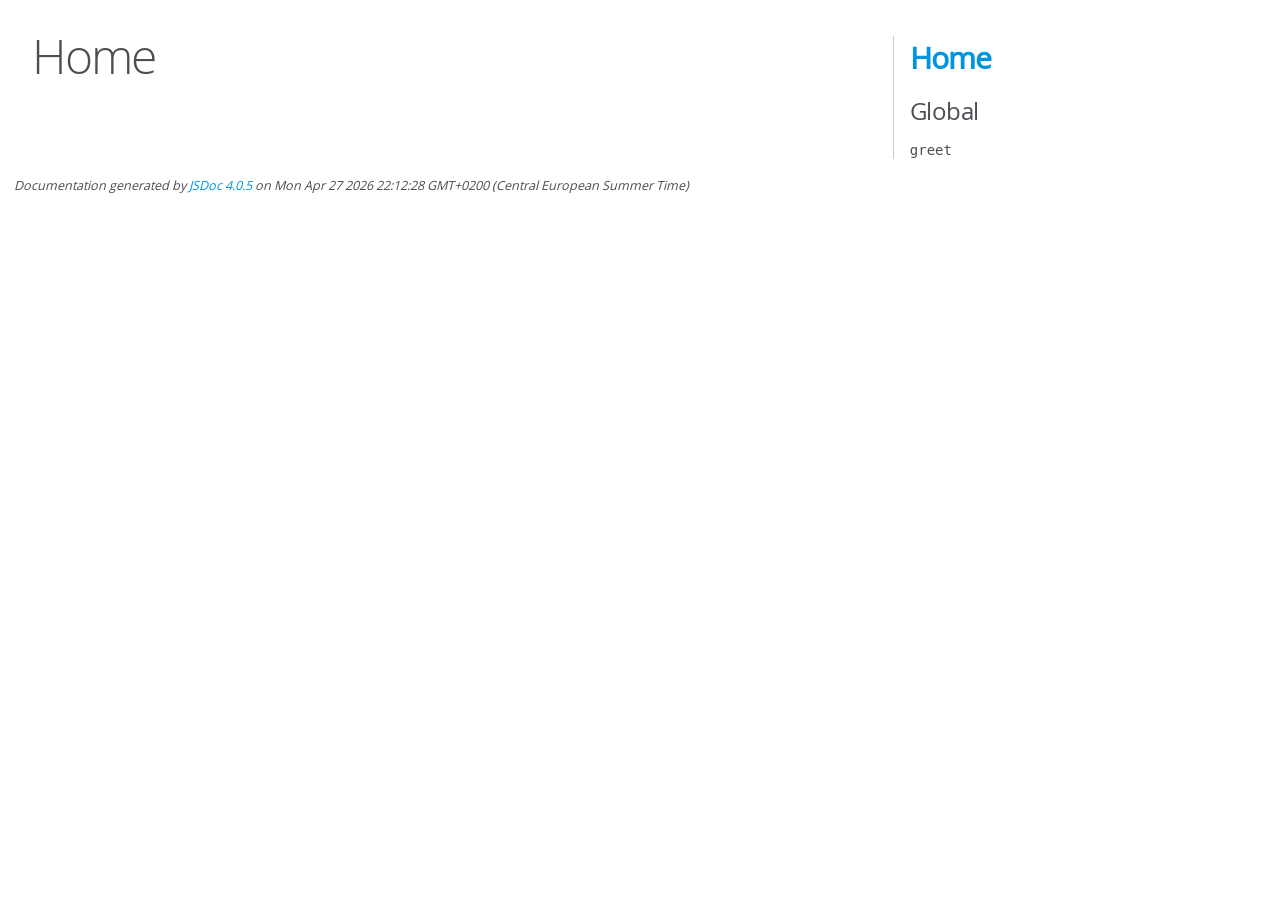
<file: out/index.html>
<!DOCTYPE html>
<html lang="en">
<head>
    <meta charset="utf-8">
    <title>JSDoc: Home</title>

    <script src="scripts/prettify/prettify.js"> </script>
    <script src="scripts/prettify/lang-css.js"> </script>
    <!--[if lt IE 9]>
      <script src="//html5shiv.googlecode.com/svn/trunk/html5.js"></script>
    <![endif]-->
    <link type="text/css" rel="stylesheet" href="styles/prettify-tomorrow.css">
    <link type="text/css" rel="stylesheet" href="styles/jsdoc-default.css">
</head>

<body>

<div id="main">

    <h1 class="page-title">Home</h1>

    



    


    <h3> </h3>










    









</div>

<nav>
    <h2><a href="index.html">Home</a></h2><h3>Global</h3><ul><li><a href="global.html#greet">greet</a></li></ul>
</nav>

<br class="clear">

<footer>
    Documentation generated by <a href="https://github.com/jsdoc/jsdoc">JSDoc 4.0.5</a> on Mon Apr 27 2026 22:12:28 GMT+0200 (Central European Summer Time)
</footer>

<script> prettyPrint(); </script>
<script src="scripts/linenumber.js"> </script>
</body>
</html>
</file>
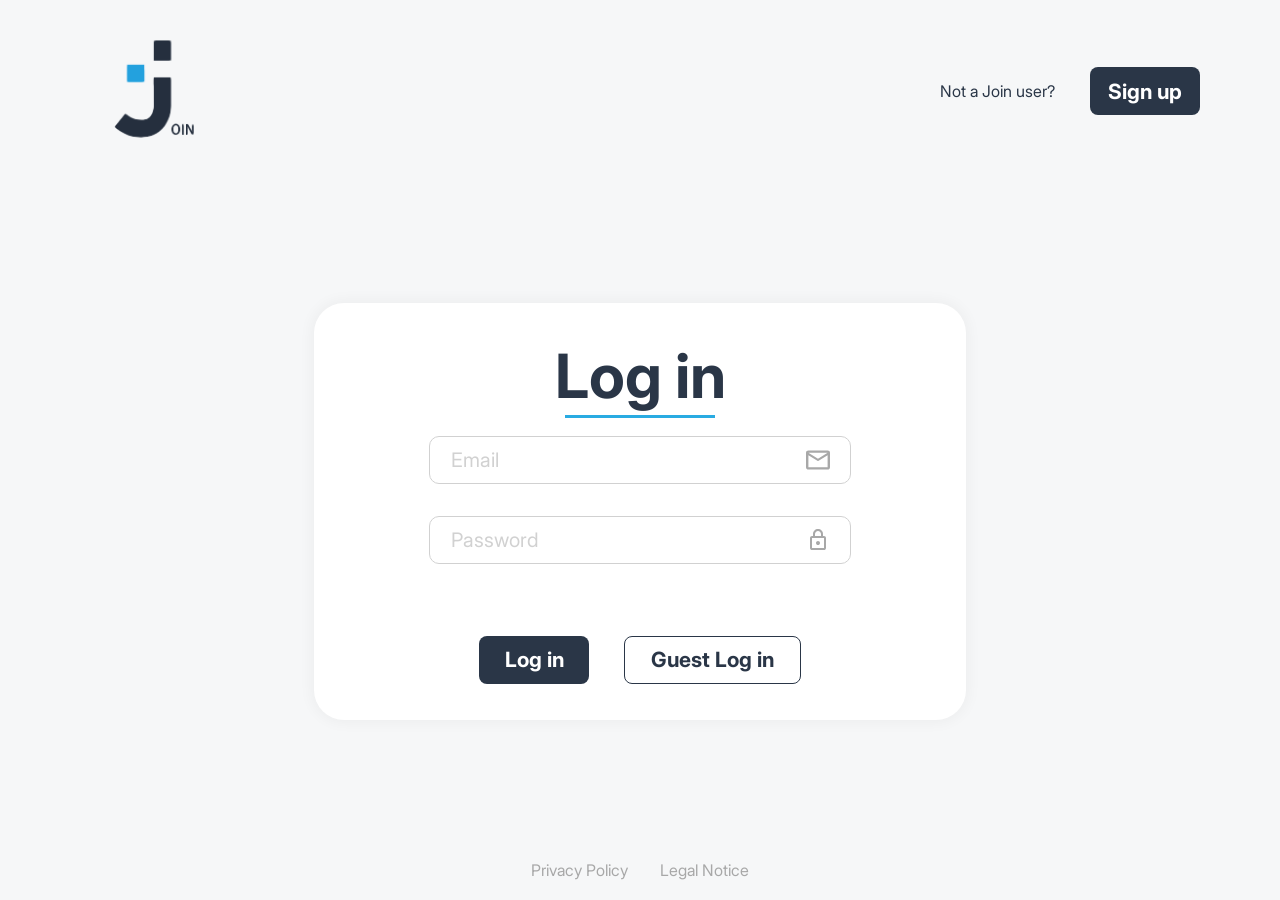
<file: login.html>
<!DOCTYPE html>
<html lang="en">
<head>
    <meta charset="UTF-8">
    <meta name="viewport" content="width=device-width, initial-scale=1.0">
    <title>Join - Login</title>
    <link rel="icon" type="image/png" href="./assets/img/logo/fav_icon.png">
    <link rel="stylesheet" href="./css/variables.css">
    <link rel="stylesheet" href="style.css">
    <link rel="stylesheet" href="./css/app_layout.css"> 
    <script src="./js/login.js" defer></script>

</head>
<body>
    <main id="main-content" class="main-layout show"> 
        <header class="header"> 
            <img src="./assets/img/logo/join_logo.png" class="logo" id="header-logo" alt="Join Logo"> 
            <div class="header-action">
                <span>Not a Join user?</span>
                <button class="btn-primary" onclick="goToSignUp()">Sign up</button>
            </div>
        </header>

        <section class="content">
            <div class="card">
                <h1>Log in</h1>
                <div class="blue-underline"></div>

                <form onsubmit="login(); return false;" class="form-login-form">
                    <div class="input-wrapper">
                        <input type="email" required id="email" autocomplete="email" placeholder="Email">
                        <img src="./assets/icons/mail.svg" class="input-icon">
                    </div>
                    
                    <div class="input-wrapper">
                        <input type="password" required id="password" autocomplete="current-password" placeholder="Password">
                        <img src="./assets/icons/lock.svg" class="input-icon">
                    </div>

                    <div id="msgBox" class="message-box"></div>

                    <div class="btn-container">
                        <button type="submit" class="btn-primary">Log in</button>
                        <button type="button" class="btn-guest" onclick="guestLogin()">Guest Log in</button>

                    </div>
                </form>
            </div>
        </section>

        <footer class="footer">
            <a href="privacy_policy.html">Privacy Policy</a>
            <a href="legal_notice.html">Legal Notice</a>
        </footer>
    </main>


</body>
</html>
</file>
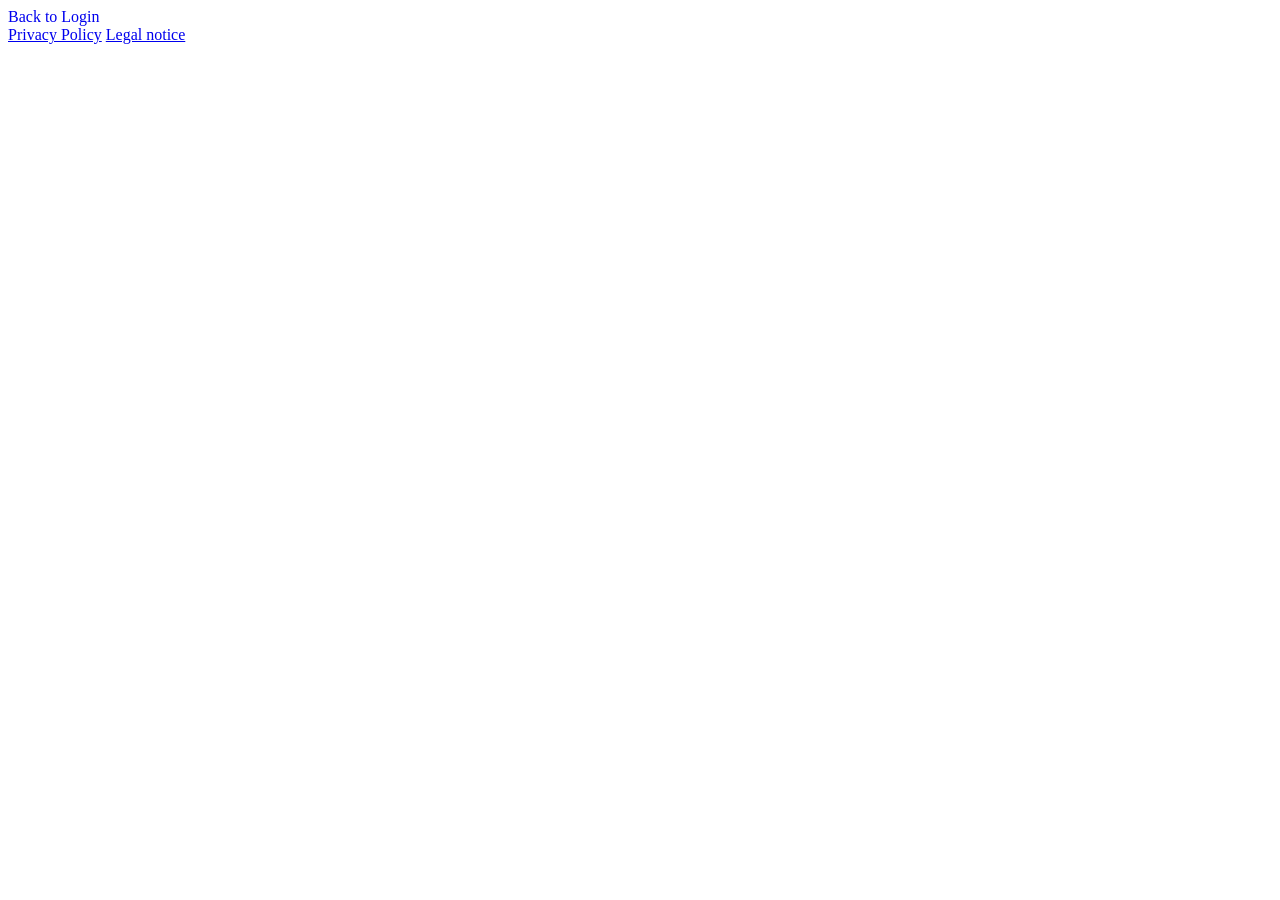
<file: register.html>
<!DOCTYPE html>
<html lang="en">
<head>
    <meta charset="UTF-8">
    <meta name="viewport" content="width=device-width, initial-scale=1.0">
    <link rel="icon" type="image/png" href="./assets/img/logo/fav_icon.png">
    <script src="./js/register.js"></script>
    <style>
        .success-banner {
            position: fixed;
            bottom: -100px; /* Starts off-screen */
            left: 50%;
            transform: translateX(-50%);
            background-color: #2A3647; /* Dark blue from image */
            color: white;
            padding: 24px 48px;
            border-radius: 20px;
            font-size: 32px;
            box-shadow: 0 4px 4px rgba(0, 0, 0, 0.25);
            transition: bottom 0.5s ease-in-out;
            z-index: 999;
        }
        .show-banner {
            bottom: 50px; /* Slides up */
        }

        .d-none {
            display: none;
        }
    </style>
    <title>Register</title>
</head>
<body>
    
    <div id="success-banner" class="success-banner d-none"> 
        <span>You Signed Up successfully</span> 
    </div>

    <section class="main-layout">

        <main class="content">
            <div class="btn-container">
                        <a href="index.html" class="btn-primary" style="text-decoration:none;">Back to Login</a>
            </div>
        </main>

        <footer class="footer">
            <a href="#">Privacy Policy</a>
            <a href="#">Legal notice</a>
        </footer>

    </section>
</body>
</html>
</file>
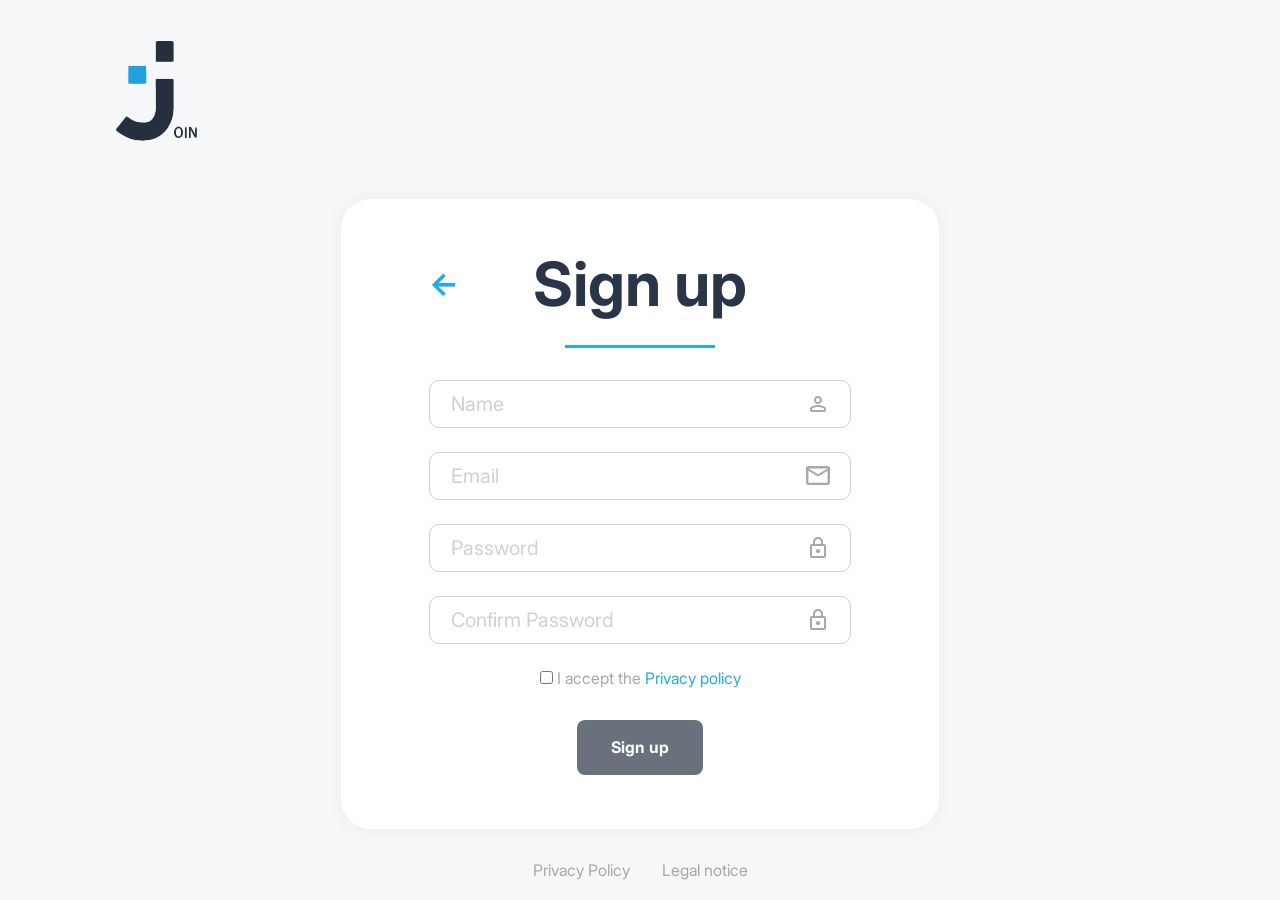
<file: signup.html>
<!DOCTYPE html>
<html lang="en">
<head>
    <meta charset="UTF-8">
    <meta name="viewport" content="width=device-width, initial-scale=1.0">
    <title>Join - Sign Up</title>
    <link rel="stylesheet" href="style.css">


</head>

</body>
</html><!DOCTYPE html>
<html lang="en">
<head>
    <meta charset="UTF-8">
    <meta name="viewport" content="width=device-width, initial-scale=1.0">
    <title>Join - Sign Up</title>
    <link rel="icon" type="image/png" href="./assets/img/logo/fav_icon.png">
    <link rel="stylesheet" href="./css/variables.css">
    <link rel="stylesheet" href="style.css">
    <link rel="stylesheet" href="./css/app_layout.css">
    <script src="script.js" defer></script>
    <script src="./js/register.js" defer></script>
</head>
<body>
    <div class="main-layout">
        <header class="auth-header signup-header">
            <img src="./assets/img/logo/join_logo.png" alt="Join Logo" class="logo">
        </header>

        <main class="content">
            <div class="card signup-card">
                
                <div class="blue-arrow">
                    <a href="login.html" class="back-arrow">&larr;</a>
                    <h1>Sign up</h1>
                </div>

                <div class="blue-underline"></div>

                <form onsubmit="addUser(); return false;" class="form signup-form">
                    <div class="input-wrapper">
                        <input type="text" id="name" required placeholder="Name">
                    <span class="input-icon">
                        <img src="./assets/icons/person.svg" alt="name icon">
                    </span>
                    </div>

                    <div class="input-wrapper">
                        <input type="email" id="email" required placeholder="Email">
                        <span class="input-icon">
                            <img src="./assets/icons/mail.svg" alt="email icon">
                        </span>
                    </div>
                    
                    <div class="input-wrapper">
                        <input type="password" id="password" required placeholder="Password">
                        <span class="input-icon">
                            <img src="./assets/icons/lock.svg" alt="lock icon">
                        </span>
                    </div>

                    <div class="input-wrapper">
                        <input type="password" id="confirmPassword" required placeholder="Confirm Password">
                        <span class="input-icon">
                            <img src="./assets/icons/lock.svg" alt="lock icon">
                        </span>
                    </div>

                    <div class="privacy-wrapper">
                        <input type="checkbox" id="privacy-policy" onchange="toggleSignupButton()">
                        <label for="privacy-policy">I accept the <a href="#">Privacy policy</a></label>
                    </div>

                    <div class="btn-container">
                        <button type="submit" id="signup-btn" class="btn-primary" disabled>Sign up</button>
                    </div>
                </form>
            </div>
        </main>

        <footer class="footer">
            <a href="#">Privacy Policy</a>
            <a href="#">Legal notice</a>
        </footer>

    </div>

    <div id="success-banner" class="success-banner d-none"> You Signed Up successfully </div>

</body>
</html>
</file>
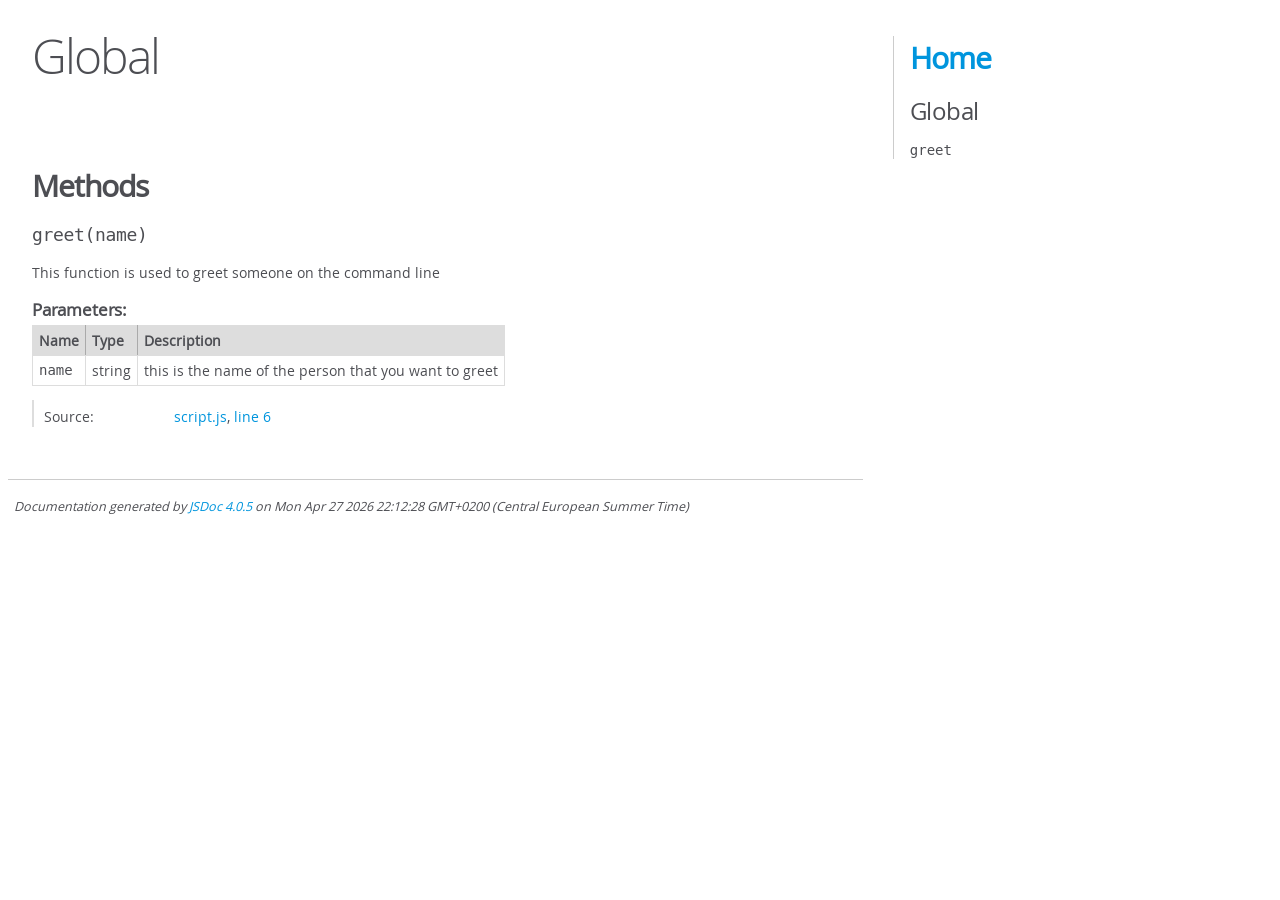
<file: out/global.html>
<!DOCTYPE html>
<html lang="en">
<head>
    <meta charset="utf-8">
    <title>JSDoc: Global</title>

    <script src="scripts/prettify/prettify.js"> </script>
    <script src="scripts/prettify/lang-css.js"> </script>
    <!--[if lt IE 9]>
      <script src="//html5shiv.googlecode.com/svn/trunk/html5.js"></script>
    <![endif]-->
    <link type="text/css" rel="stylesheet" href="styles/prettify-tomorrow.css">
    <link type="text/css" rel="stylesheet" href="styles/jsdoc-default.css">
</head>

<body>

<div id="main">

    <h1 class="page-title">Global</h1>

    




<section>

<header>
    
        <h2></h2>
        
    
</header>

<article>
    <div class="container-overview">
    
        

        


<dl class="details">

    

    

    

    

    

    

    

    

    

    

    

    

    

    

    

    
</dl>


        
    
    </div>

    

    

    

    

    

    

    

    
        <h3 class="subsection-title">Methods</h3>

        
            

    

    
    <h4 class="name" id="greet"><span class="type-signature"></span>greet<span class="signature">(name)</span><span class="type-signature"></span></h4>
    

    



<div class="description">
    This function is used to greet someone on the command line
</div>









    <h5>Parameters:</h5>
    

<table class="params">
    <thead>
    <tr>
        
        <th>Name</th>
        

        <th>Type</th>

        

        

        <th class="last">Description</th>
    </tr>
    </thead>

    <tbody>
    

        <tr>
            
                <td class="name"><code>name</code></td>
            

            <td class="type">
            
                
<span class="param-type">string</span>


            
            </td>

            

            

            <td class="description last">this is the name of the person that you want to greet</td>
        </tr>

    
    </tbody>
</table>






<dl class="details">

    

    

    

    

    

    

    

    

    

    

    

    

    
    <dt class="tag-source">Source:</dt>
    <dd class="tag-source"><ul class="dummy"><li>
        <a href="script.js.html">script.js</a>, <a href="script.js.html#line6">line 6</a>
    </li></ul></dd>
    

    

    

    
</dl>




















        
    

    

    
</article>

</section>




</div>

<nav>
    <h2><a href="index.html">Home</a></h2><h3>Global</h3><ul><li><a href="global.html#greet">greet</a></li></ul>
</nav>

<br class="clear">

<footer>
    Documentation generated by <a href="https://github.com/jsdoc/jsdoc">JSDoc 4.0.5</a> on Mon Apr 27 2026 22:12:28 GMT+0200 (Central European Summer Time)
</footer>

<script> prettyPrint(); </script>
<script src="scripts/linenumber.js"> </script>
</body>
</html>
</file>
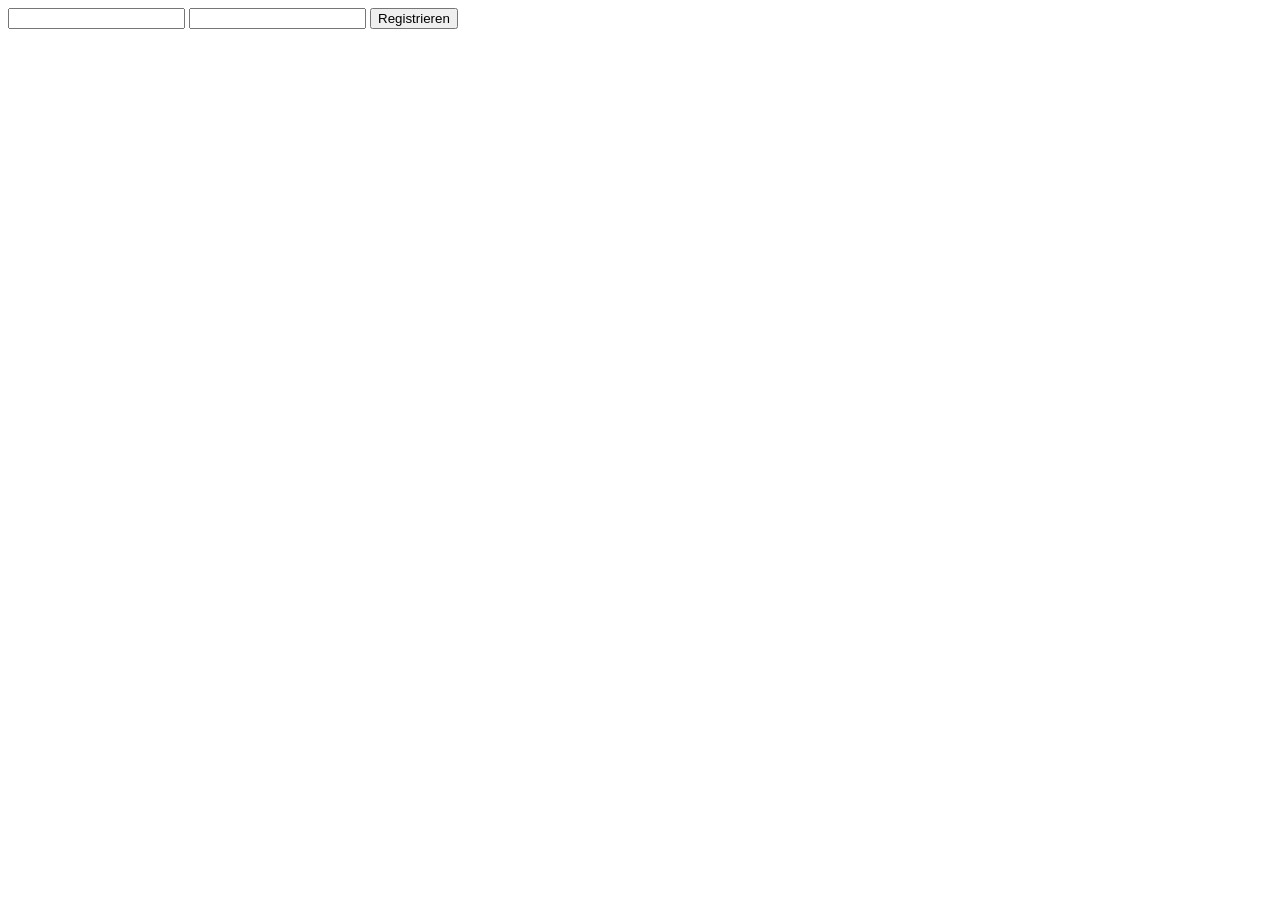
<file: out/register.html>
<!DOCTYPE html>
<html lang="en">
<head>
    <meta charset="UTF-8">
    <meta name="viewport" content="width=device-width, initial-scale=1.0">
<script src="./"></script>

    <title>Register</title>
</head>
<body>
    <form onsubmit="addUser(); return false">
        <input type="email" id="email" required>
        <input type="password" id="password" required>
        <button>Registrieren</button>
    </form>
</body>
</html>
</file>
<file: out/styles/prettify-tomorrow.css>
/* Tomorrow Theme */
/* Original theme - https://github.com/chriskempson/tomorrow-theme */
/* Pretty printing styles. Used with prettify.js. */
/* SPAN elements with the classes below are added by prettyprint. */
/* plain text */
.pln {
  color: #4d4d4c; }

@media screen {
  /* string content */
  .str {
    color: #718c00; }

  /* a keyword */
  .kwd {
    color: #8959a8; }

  /* a comment */
  .com {
    color: #8e908c; }

  /* a type name */
  .typ {
    color: #4271ae; }

  /* a literal value */
  .lit {
    color: #f5871f; }

  /* punctuation */
  .pun {
    color: #4d4d4c; }

  /* lisp open bracket */
  .opn {
    color: #4d4d4c; }

  /* lisp close bracket */
  .clo {
    color: #4d4d4c; }

  /* a markup tag name */
  .tag {
    color: #c82829; }

  /* a markup attribute name */
  .atn {
    color: #f5871f; }

  /* a markup attribute value */
  .atv {
    color: #3e999f; }

  /* a declaration */
  .dec {
    color: #f5871f; }

  /* a variable name */
  .var {
    color: #c82829; }

  /* a function name */
  .fun {
    color: #4271ae; } }
/* Use higher contrast and text-weight for printable form. */
@media print, projection {
  .str {
    color: #060; }

  .kwd {
    color: #006;
    font-weight: bold; }

  .com {
    color: #600;
    font-style: italic; }

  .typ {
    color: #404;
    font-weight: bold; }

  .lit {
    color: #044; }

  .pun, .opn, .clo {
    color: #440; }

  .tag {
    color: #006;
    font-weight: bold; }

  .atn {
    color: #404; }

  .atv {
    color: #060; } }
/* Style */
/*
pre.prettyprint {
  background: white;
  font-family: Consolas, Monaco, 'Andale Mono', monospace;
  font-size: 12px;
  line-height: 1.5;
  border: 1px solid #ccc;
  padding: 10px; }
*/

/* Specify class=linenums on a pre to get line numbering */
ol.linenums {
  margin-top: 0;
  margin-bottom: 0; }

/* IE indents via margin-left */
li.L0,
li.L1,
li.L2,
li.L3,
li.L4,
li.L5,
li.L6,
li.L7,
li.L8,
li.L9 {
  /* */ }

/* Alternate shading for lines */
li.L1,
li.L3,
li.L5,
li.L7,
li.L9 {
  /* */ }
</file>
<file: out/styles/jsdoc-default.css>
@font-face {
    font-family: 'Open Sans';
    font-weight: normal;
    font-style: normal;
    src: url('../fonts/OpenSans-Regular-webfont.eot');
    src:
        local('Open Sans'),
        local('OpenSans'),
        url('../fonts/OpenSans-Regular-webfont.eot?#iefix') format('embedded-opentype'),
        url('../fonts/OpenSans-Regular-webfont.woff') format('woff'),
        url('../fonts/OpenSans-Regular-webfont.svg#open_sansregular') format('svg');
}

@font-face {
    font-family: 'Open Sans Light';
    font-weight: normal;
    font-style: normal;
    src: url('../fonts/OpenSans-Light-webfont.eot');
    src:
        local('Open Sans Light'),
        local('OpenSans Light'),
        url('../fonts/OpenSans-Light-webfont.eot?#iefix') format('embedded-opentype'),
        url('../fonts/OpenSans-Light-webfont.woff') format('woff'),
        url('../fonts/OpenSans-Light-webfont.svg#open_sanslight') format('svg');
}

html
{
    overflow: auto;
    background-color: #fff;
    font-size: 14px;
}

body
{
    font-family: 'Open Sans', sans-serif;
    line-height: 1.5;
    color: #4d4e53;
    background-color: white;
}

a, a:visited, a:active {
    color: #0095dd;
    text-decoration: none;
}

a:hover {
    text-decoration: underline;
}

header
{
    display: block;
    padding: 0px 4px;
}

tt, code, kbd, samp {
    font-family: Consolas, Monaco, 'Andale Mono', monospace;
}

.class-description {
    font-size: 130%;
    line-height: 140%;
    margin-bottom: 1em;
    margin-top: 1em;
}

.class-description:empty {
    margin: 0;
}

#main {
    float: left;
    width: 70%;
}

article dl {
    margin-bottom: 40px;
}

article img {
  max-width: 100%;
}

section
{
    display: block;
    background-color: #fff;
    padding: 12px 24px;
    border-bottom: 1px solid #ccc;
    margin-right: 30px;
}

.variation {
    display: none;
}

.signature-attributes {
    font-size: 60%;
    color: #aaa;
    font-style: italic;
    font-weight: lighter;
}

nav
{
    display: block;
    float: right;
    margin-top: 28px;
    width: 30%;
    box-sizing: border-box;
    border-left: 1px solid #ccc;
    padding-left: 16px;
}

nav ul {
    font-family: 'Lucida Grande', 'Lucida Sans Unicode', arial, sans-serif;
    font-size: 100%;
    line-height: 17px;
    padding: 0;
    margin: 0;
    list-style-type: none;
}

nav ul a, nav ul a:visited, nav ul a:active {
    font-family: Consolas, Monaco, 'Andale Mono', monospace;
    line-height: 18px;
    color: #4D4E53;
}

nav h3 {
    margin-top: 12px;
}

nav li {
    margin-top: 6px;
}

footer {
    display: block;
    padding: 6px;
    margin-top: 12px;
    font-style: italic;
    font-size: 90%;
}

h1, h2, h3, h4 {
    font-weight: 200;
    margin: 0;
}

h1
{
    font-family: 'Open Sans Light', sans-serif;
    font-size: 48px;
    letter-spacing: -2px;
    margin: 12px 24px 20px;
}

h2, h3.subsection-title
{
    font-size: 30px;
    font-weight: 700;
    letter-spacing: -1px;
    margin-bottom: 12px;
}

h3
{
    font-size: 24px;
    letter-spacing: -0.5px;
    margin-bottom: 12px;
}

h4
{
    font-size: 18px;
    letter-spacing: -0.33px;
    margin-bottom: 12px;
    color: #4d4e53;
}

h5, .container-overview .subsection-title
{
    font-size: 120%;
    font-weight: bold;
    letter-spacing: -0.01em;
    margin: 8px 0 3px 0;
}

h6
{
    font-size: 100%;
    letter-spacing: -0.01em;
    margin: 6px 0 3px 0;
    font-style: italic;
}

table
{
    border-spacing: 0;
    border: 0;
    border-collapse: collapse;
}

td, th
{
    border: 1px solid #ddd;
    margin: 0px;
    text-align: left;
    vertical-align: top;
    padding: 4px 6px;
    display: table-cell;
}

thead tr
{
    background-color: #ddd;
    font-weight: bold;
}

th { border-right: 1px solid #aaa; }
tr > th:last-child { border-right: 1px solid #ddd; }

.ancestors, .attribs { color: #999; }
.ancestors a, .attribs a
{
    color: #999 !important;
    text-decoration: none;
}

.clear
{
    clear: both;
}

.important
{
    font-weight: bold;
    color: #950B02;
}

.yes-def {
    text-indent: -1000px;
}

.type-signature {
    color: #aaa;
}

.name, .signature {
    font-family: Consolas, Monaco, 'Andale Mono', monospace;
}

.details { margin-top: 14px; border-left: 2px solid #DDD; }
.details dt { width: 120px; float: left; padding-left: 10px;  padding-top: 6px; }
.details dd { margin-left: 70px; }
.details ul { margin: 0; }
.details ul { list-style-type: none; }
.details li { margin-left: 30px; padding-top: 6px; }
.details pre.prettyprint { margin: 0 }
.details .object-value { padding-top: 0; }

.description {
    margin-bottom: 1em;
    margin-top: 1em;
}

.code-caption
{
    font-style: italic;
    font-size: 107%;
    margin: 0;
}

.source
{
    border: 1px solid #ddd;
    width: 80%;
    overflow: auto;
}

.prettyprint.source {
    width: inherit;
}

.source code
{
    font-size: 100%;
    line-height: 18px;
    display: block;
    padding: 4px 12px;
    margin: 0;
    background-color: #fff;
    color: #4D4E53;
}

.prettyprint code span.line
{
  display: inline-block;
}

.prettyprint.linenums
{
  padding-left: 70px;
  -webkit-user-select: none;
  -moz-user-select: none;
  -ms-user-select: none;
  user-select: none;
}

.prettyprint.linenums ol
{
  padding-left: 0;
}

.prettyprint.linenums li
{
  border-left: 3px #ddd solid;
}

.prettyprint.linenums li.selected,
.prettyprint.linenums li.selected *
{
  background-color: lightyellow;
}

.prettyprint.linenums li *
{
  -webkit-user-select: text;
  -moz-user-select: text;
  -ms-user-select: text;
  user-select: text;
}

.params .name, .props .name, .name code {
    color: #4D4E53;
    font-family: Consolas, Monaco, 'Andale Mono', monospace;
    font-size: 100%;
}

.params td.description > p:first-child,
.props td.description > p:first-child
{
    margin-top: 0;
    padding-top: 0;
}

.params td.description > p:last-child,
.props td.description > p:last-child
{
    margin-bottom: 0;
    padding-bottom: 0;
}

.disabled {
    color: #454545;
}
</file>
<file: css/variables.css>
:root {
    /* Main Brand Colors */
    --primary-color: #2A3647;
    --secondary-color: #29ABE2;
    --background-color: #F6F7F8;
    --text-color: #2A3647;
    --white: #FFFFFF;
    --footer: #A8A8A8;

    /* UI Elements */
    --bg-grey: #F6F7F8;
    --border-grey: #D1D1D1;
    --card-shadow: 0px 0px 14px 3px rgba(0, 0, 0, 0.04);
    --border-radius: 30px;
    --header-padding: 0 80px;

    /* Priority Colors (Matches Bildschirmfoto 2026-05-13 um 00.01.45.png) */
    --prio-urgent: #FF3D00;
    --prio-medium: #FFA800;
    --prio-low: #7AE229;

    /* Contact Avatar Colors (New from Figma capture) */
    --avatar-orange: #FF7A00;
    --avatar-pink: #FF5EB3;
    --avatar-purple: #6E52FF;
    --avatar-cyan: #00BEE3;
    --avatar-teal: #1FD7C1;
    --avatar-light-orange: #FFAD4E;
    --avatar-magenta: #FF82FF;
    --avatar-gold: #F9D000;
    --avatar-blue: #0038FF;
    --avatar-lime: #C3FF2B;
    --avatar-yellow: #FFE62B;
    --avatar-red: #FF4646;
}
</file>
<file: style.css>
@font-face {
    font-family: 'Inter';
    src: url('./assets/fonts/Inter/Inter_28pt-Regular.ttf') format('truetype');
    font-weight: 400;
    font-style: normal;
}

@font-face {
    font-family: 'Inter';
    src: url('./assets/fonts/Inter/Inter_28pt-Medium.ttf') format('truetype');
    font-weight: 500;
    font-style: normal;
}

@font-face {
    font-family: 'Inter';
    src: url('./assets/fonts/Inter/Inter_28pt-Bold.ttf') format('truetype');
    font-weight: 700;
    font-style: normal;
}

/* --- Global Reset & Base --- */
* {
    margin: 0;
    padding: 0;
    box-sizing: border-box;
    font-family: 'Inter', sans-serif;
}

/* body, input, button {
    font-family: 'Inter', sans-serif;
} */

body {
    margin: 0;
    overflow-x: hidden;
    height: 100vh;
}

.d-none {
    display: none !important;
}

#splash-overlay {
    position: fixed;
    top: 0;
    left: 0;
    width: 100vw;
    height: 100vh;
    display: flex;
    justify-content: center;
    align-items: center;
    z-index: 1000;
    transition: background-color 0.8s ease;
}

/* --- KEYFRAMES --- */

@keyframes directMove {
    0% {
        transform: translate(0, 0) scale(1);
    }
    100% {
        transform: translate(calc(-50vw + 100px), calc(-50vh + 80px)) scale(0.3);
    }
}

@keyframes fadeIn {
    from {
        opacity: 0;
    }
    to {
        opacity: 1;
    }
}

.fade-in {
    animation: fadeIn 0.5s ease-in forwards;
}

h1 {
    font-size: 61px;
    font-weight: 700;
}
.splash-overlay.fade-background {
    background-color: rgba(42, 54, 71, 0);
    pointer-events: none;
}

.logo-animated {
    width: 274px;
    height: auto;
    animation: directMove 0.8s ease-in-out 0.5s forwards;
}

.main-layout {
    display: grid;
    grid-template-rows: auto 1fr auto;
    height: 100vh;
    overflow: hidden;
}

.main-layout.show {
    opacity: 1;
}

.content {
    display: flex;
    justify-content: center;
    align-items: center;
    height: 100%;
    width: 100%;
}
/* --- Header Global (Index, Login y Sign Up) --- */
header, .header {
    display: flex;
    justify-content: space-between;
    align-items: center;
    padding: 20px 80px;
    width: 100%;
    min-height: auto;
    box-sizing: border-box;
}

#header-logo, .header .logo {
    position: static;
    width: 140px; 
    height: auto;
    display: block;
}

.header.signup-header {
    justify-content: flex-start !important;
}

.header-action {
    display: flex;
    align-items: center;
    gap: 35px;
    white-space: nowrap;
}

.header-action span {
    font-size: 16px;
}

.card {
    background-color: var(--white);
    border-radius: var(--border-radius);
    box-shadow: var(--card-shadow);
    width: 652px;
    padding: clamp(20px, 4vh, 48px) 115px;
    display: flex;
    flex-direction: column;
    align-items: center;
    gap: clamp(10px, 2vh, 32px);  
    margin: 0 auto;
    box-sizing: border-box;
    max-height: calc(100vh - 200px); 
    overflow-y: auto;
}

.card h1 {
    font-size: 61px; 
    font-weight: 700;
    margin: 0;
}

.blue-underline {
    width: 150px;
    height: 3px;
    background-color: var(--main-blue);
    margin-top: -16px;
}

/* --- Sign Up Card --- */
.card.signup-card {
    width: 598px;
    min-height: 630px; 
    height: auto;
    border-radius: 30px;
    padding: 48px 88px;
    gap: 32px;
    display: flex;
    flex-direction: column;
    align-items: center;
    background-color: var(--white);
    box-shadow: var(--card-shadow);
    box-sizing: border-box;
    margin: 0 auto;
    overflow: visible;
}

.signup-form {
    width: 100%;
    display: flex;
    flex-direction: column;
    align-items: center;
    gap: 24px; 
}

.signup-form .input-wrapper {
    width: 122px;
    width: 422px; 
    height: 48px;
}

#signup-btn {
    width: 126px;
    height: 55px;
    padding: 15px 24px;
    border-radius: 8px;
    background-color: #2A3647 !important;
    color: var(--white);
    font-size: 16px;
    font-weight: 700;
    white-space: nowrap;
    display: flex;
    align-items: center;
    justify-content: center;
    border: none;
    cursor: pointer;
}

.privacy-wrapper label {
    color: #A8A8A8;
    font-size: 16px;
}

.privacy-wrapper a {
    color: #29ABE2;
    text-decoration: none;
    font-weight: 400;
}

.privacy-wrapper a:hover {
    text-decoration: underline;
}

.success-banner {
    position: fixed;
    bottom: -150px;
    left: 50%;
    transform: translateX(-50%);
    background-color: var(--primary-color);
    color: white;
    padding: 20px 40px;
    border-radius: 20px;
    font-size: 24px;
    transition: bottom 0.5s ease-in-out;
    z-index: 9999;
    box-shadow: 0 4px 4px rgba(0, 0, 0, 0.25);
}

.show-banner {
    bottom: 100px;
}

.blue-arrow {
    display: flex;
    align-items: center;
    justify-content: center;
    gap: 20px;
    width: 100%;
    margin-bottom: 8px;
    position: relative;
}

.back-arrow {
    text-decoration: none;
    color: var(--secondary-color);
    font-size: 32px;
    font-weight: 700;
    position: absolute;
    left: 0;
}

.blue-arrow h1 {
    margin: 0; 
}

.input-wrapper {
    position: relative;
    width: 422px;
    height: 48px;
}

.input-wrapper input {
    width: 100%;
    height: 100%;
    padding: 12px 21px; 
    padding-right: 50px;    
    border: 1px solid var(--border-grey);
    border-radius: 10px;
    background-color: var(--white);
    font-size: 20px;
    box-sizing: border-box;

}

.input-icon {
    position: absolute;
    right: 21px;
    top: 50%;
    transform: translateY(-50%);
    width: 24px;
    height: 24px;
    pointer-events: none;
}

.input-icon img {
    width: 100%;
    height: 100%;
    object-fit: contain;
}

input::placeholder {
    color: #D1D1D1;
    font-weight: 400;
    opacity: 1;
}

.form-login-form {
    width: 100%;
    display: flex;
    flex-direction: column;
    align-items: center;
    gap: 32px;
}

.btn-container {
    display: flex;
    justify-content: center;
    gap: 35px;
    margin-top: 8px;
    width: 100%;
}

.btn-primary {
    /* Dimensiones */
    width: 110px; 
    height: 48px;
    padding: 15px 24px;
    background-color: var(--primary-color);
    color: var(--white);
    border-radius: 8px;
    border: none;
    font-size: 21px;
    font-weight: 700;
    display: flex;
    align-items: center;
    justify-content: center;
    cursor: pointer;
    transition: background 0.2s;
}

.btn-guest {
    width: 177px;
    height: 48px;
    padding: 15px 24px;
    background-color: var(--white);
    color: var(--primary-color);
    border: 1px solid var(--primary-color);
    border-radius: 8px;
    font-size: 21px;
    font-weight: 700;
    white-space: nowrap;
    display: flex;
    align-items: center;
    justify-content: center;
    cursor: pointer;
    transition: all 0.2s ease;
}

.btn-guest:hover {
    border-color: var(--secondary-color);
    color: var(--secondary-color);
    box-shadow: 0px 4px 4px rgba(0, 0, 0, 0.1);
}

.btn-primary:disabled {
    background-color: #A8A8A8 !important; 
    cursor: not-allowed;
    opacity: 0.7;
}

.btn-primary {
    background-color: var(--primary-color);
    transition: all 0.2s ease-in-out;
}

.footer {
    display: flex;
    justify-content: center;
    align-items: center;
    gap: 32px;
    padding: 20px 0;
    width: 100%;
}

.footer a {
    font-size: 16px;
    color: #A8A8A8;
    text-decoration: none;
    transition: color 0.2s ease;
}

.footer a:hover {
    color: var(--secondary-color);
    font-weight: 700;
}

.blue-underline {
    width: 150px;
    height: 3px;
    background-color: var(--secondary-color);
}
/* --- Responsiveness --- */
@media(max-width: 500px) {
    .card {
        padding: 32px 16px;
    }
    .btn-container {
        flex-direction: column;
        width: 100%;
    }
    button {
        width: 100%;
    }

    @keyframes directMove {
        to {
            transform: translate(calc(-50vw + 60px), calc(-50vh + 50px)) scale(0.25);
        }
    }
}

@media(max-width: 320px) {
    .card {
        padding: 24px 12px;
    }
}
</file>
<file: css/app_layout.css>
:root {
    --sidebar-width: 232px;
    --topbar-height: 80px;
    --bg-color: #F6F7F8;
    --navy-blue: #2A3647;
}

body {
    background-color: var(--bg-color);
    color: var(--text-color);
    font-family: 'Open Sans', sans-serif;

} 

.app-shell {
    display: grid;
    grid-template-columns: var(--sidebar-width) 1fr;
    position: relative;
    min-height: 100vh;
    max-width: 1920px;
    margin: 0 auto;
}

/* --- SIDEBAR (Left) --- */
.sidebar {
    background-color: var(--navy-blue);
    color: white;
    display: flex;
    flex-direction: column;
    justify-content: space-between;
    padding: 40px 0;
    position: sticky;
    top: 0;
    height: 100vh;
}

.sidebar-logo {
    width: 100px;
    margin: 0 auto 40px auto;
    display: block;
}

.nav-links {
    display: flex;
    flex-direction: column;
    gap: 10px;
}

.nav-item {
    display: flex;
    align-items: center;
    gap: 15px;
    padding: 12px 40px;
    text-decoration: none;
    color: #CDCDCD;
    transition: background 0.2s;
}

.nav-item:hover, .nav-item.active {
    background-color: #091931;
    color: white;
}

/* --- MAIN WRAPPER (Topbar + Content) --- */
.main-content-wrapper {
    display: grid;
    grid-template-rows: 80px 1fr; 
    background-color: var(--bg-color);
    width: 100%;
}

/* --- TOPBAR (Right Top) --- */
.app-header {
    width: 100%; 
    height: 80px;
    background-color: white; 
    display: flex;
    justify-content: space-between;
    align-items: center;
    padding: 0 40px;
    box-shadow: 0 4px 4px rgba(0,0,0,0.1);
    z-index: 10;
}

.app-title {
    font-size: 20px;
    font-weight: 400;
}

.header-user-actions {
    display: flex;
    align-items: center;
    gap: 20px;
}

.user-initials {
    width: 45px;
    height: 45px;
    border-radius: 50%;
    border: 2px solid var(--navy-blue);
    display: flex;
    justify-content: center;
    align-items: center;
    font-weight: bold;
    color: #29ABE2;
}

/* --- CONTENT AREA (Where Summary/Board lives) --- */
.content-panel {
    display: flex;
    justify-content: center;
    padding: 40px;
    background-color: #F6F7F8;
    min-height: calc(100vh - 80px); 
}

.summary-content-container {
    width: 100%;
    max-width: 1200px;
    display: flex;
    justify-content: space-between;
    align-items: flex-start;
    gap: 40px;
}

/* RESPONSIVE (still 320px) */
@media (max-width: 1000px) {
    .app-shell {
        grid-template-columns: 1fr;
    }

    .sidebar {
        display: none;
    }
}

.mobile-footer {
    display: none;
}

@media (max-width: 1000px) {

    .sidebar {
        display: none;
    }

    .mobile-footer {
        display: flex;
        position: fixed;
        bottom: 0;
        left: 0;
        width: 100%;
        height: 80px;
        background-color: #2A3647;
        justify-content: space-around;
        align-items: center;
        z-index: 100;
        box-shadow: 0 -2px 10px rgba(0,0,0,0.2);
    }

    .footer-item {
        display: flex;
        flex-direction: column;
        align-items: center;
        color: #A8ABE0;
        text-decoration: none;
        font-size: 12px;
        gap: 5px;
    }

    .footer-item:hover, .footer-item.active {
        color: white;
    }


    .content-panel {
        padding-bottom: 100px;
    }
}
</file>
